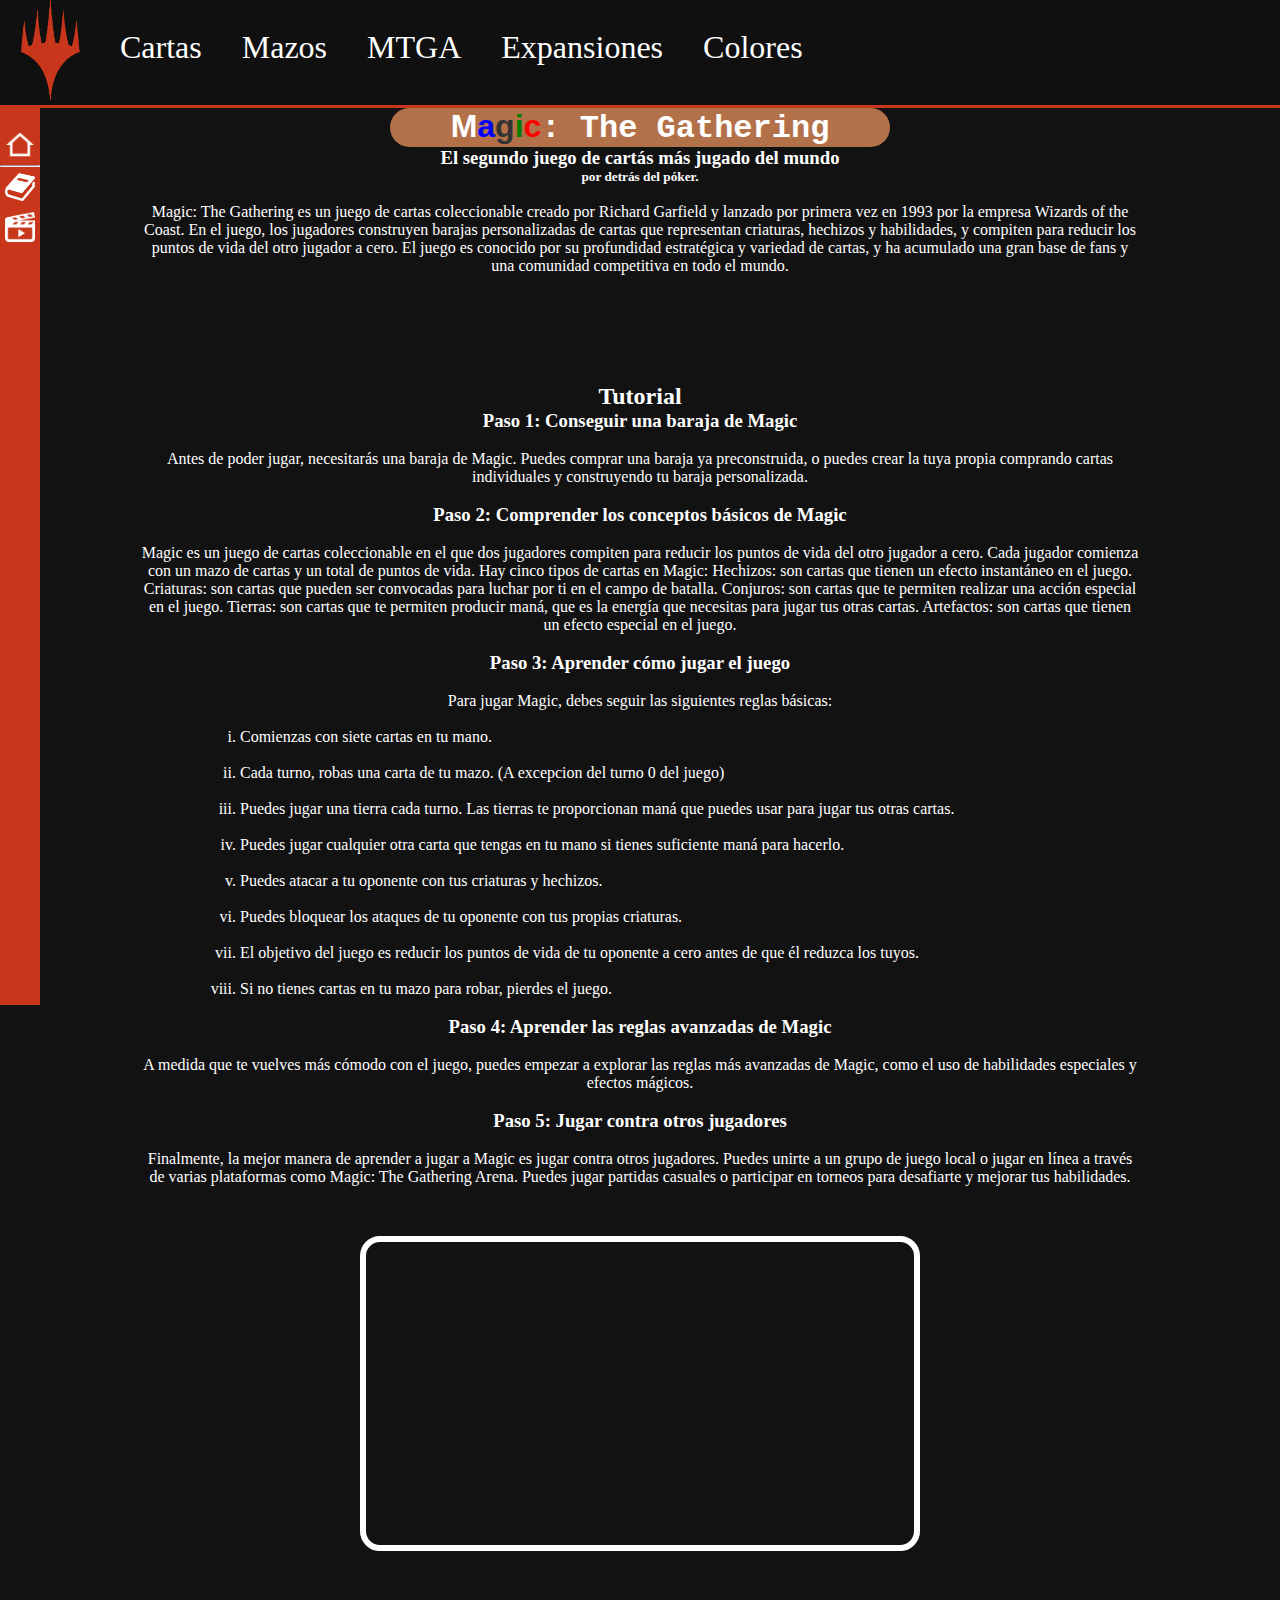
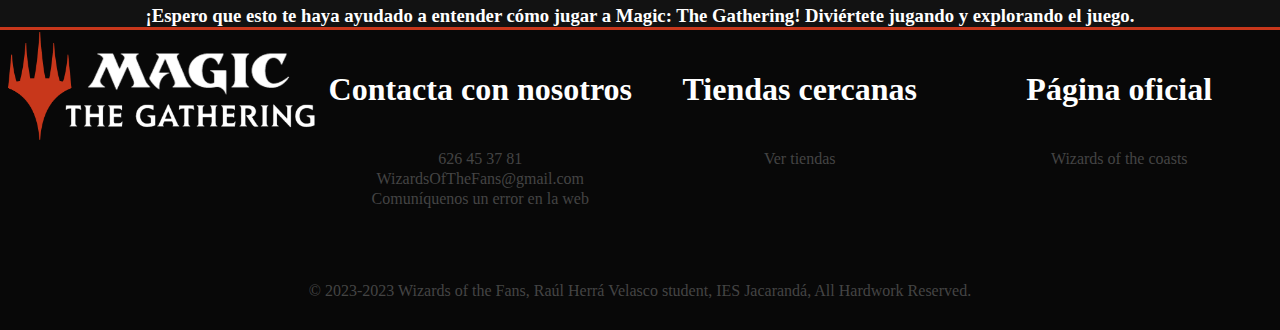
<file: index.html>
<!DOCTYPE html>
<html>
<head>
    <title>Wizards Of The Fans</title>
    <link rel="icon" type="image/png" href="https://media.discordapp.net/attachments/1062101405986455612/1085155095303430184/Sin_titulo.png?width=441&height=441" sizes="any">
    <link href="./css/Wizards.css" rel="stylesheet" type="text/css">
</head>
<body>
    <div id="capa1">
        <header class="borde">
            <div>
                <div class="cabecera">
                    <a href="index.html"><img src="./src/img/Logo.png" height="100px"/></a>
                </div>
                <div class="cabecera">
                    <nav>
                        <ul class="cabecera">
                            <li class="cabecera"><a href="./html/Cartas.html" class="cabecera">Cartas</a></li>
                            <li class="cabecera"><a href="./html/Mazos.html" class="cabecera">Mazos</a></li>
                            <li class="cabecera"><a href="./html/MTGA.html" class="cabecera">MTGA</a></li>
                            <li class="cabecera"><a href="./html/Expansiones.html" class="cabecera">Expansiones</a></li>
                            <li class="cabecera"><a href="./html/Colores.html" class="cabecera">Colores</a></li>
                        </ul>
                    </nav>
                </div>
            </div>
        </header>
    </div>
    


    <div class="navegacion">
        <ul>
            <li><a href="#">
                <span class="icono">
                    <img src="./src/img/iconos/Home.png"/>
                </span>
                <span class="titulo">Inicio</span>
            </a></li>
            <hr>
            <li><a href="#Tutorial">
                <span class="icono">
                    <img src="./src/img/iconos/tutorial.png"/>
                </span>
                <span class="titulo">Tutorial</span>
            </a></li>
            <li><a href="#video">
                <span class="icono">
                    <img src="./src/img/iconos/video.png"/>
                </span>
                <span class="titulo">Video tutorial</span>
            </a></li>
        </ul>
    </div>

    <div class="inicio" align="center">
        <br><br><br><br><br><br>
        <h1 class="tituloIndex"><font color="white">M</font><font color="blue">a</font><font color="#333">g</font><font color="green">i</font><font color="red">c</font>: The Gathering</h1> <h3>El segundo juego de cartás más jugado del mundo</h3> <h5>por detrás del póker.</h5> <br>
        <p> Magic: The Gathering es un juego de cartas coleccionable creado por Richard Garfield y lanzado por primera vez en 1993 por la empresa Wizards of the Coast. En el juego, los jugadores construyen barajas personalizadas de cartas que representan criaturas, hechizos y habilidades, y compiten para reducir los puntos de vida del otro jugador a cero. El juego es conocido por su profundidad estratégica y variedad de cartas, y ha acumulado una gran base de fans y una comunidad competitiva en todo el mundo.</p>   
    <br id="Tutorial"><br><br><br><br><br>
        <div>
            <h2 align="center">Tutorial</h2>
            <p>
                <h3>Paso 1: Conseguir una baraja de Magic</h3> <br>

                Antes de poder jugar, necesitarás una baraja de Magic. Puedes comprar una baraja ya preconstruida, o puedes crear la tuya propia comprando cartas individuales y construyendo tu baraja personalizada. <br>
                <br>
                <h3>Paso 2: Comprender los conceptos básicos de Magic</h3> <br>
                Magic es un juego de cartas coleccionable en el que dos jugadores compiten para reducir los puntos de vida del otro jugador a cero. Cada jugador comienza con un mazo de cartas y un total de puntos de vida. Hay cinco tipos de cartas en Magic: Hechizos: son cartas que tienen un efecto instantáneo en el juego. Criaturas: son cartas que pueden ser convocadas para luchar por ti en el campo de batalla. Conjuros: son cartas que te permiten realizar una acción especial en el juego. Tierras: son cartas que te permiten producir maná, que es la energía que necesitas para jugar tus otras cartas. Artefactos: son cartas que tienen un efecto especial en el juego. <br>
                <br>
                <h3> Paso 3: Aprender cómo jugar el juego</h3> <br>

                Para jugar Magic, debes seguir las siguientes reglas básicas: <br>
            </p>
            <ol align="left" style="margin-left: 100px;"><br>
                <li>Comienzas con siete cartas en tu mano.</li>
                <br><li>Cada turno, robas una carta de tu mazo. (A excepcion del turno 0 del juego)</li>
                <br><li>Puedes jugar una tierra cada turno. Las tierras te proporcionan maná que puedes usar para jugar tus otras cartas.</li>
                <br><li>Puedes jugar cualquier otra carta que tengas en tu mano si tienes suficiente maná para hacerlo.</li>
                <br><li>Puedes atacar a tu oponente con tus criaturas y hechizos.</li>
                <br><li>Puedes bloquear los ataques de tu oponente con tus propias criaturas.</li>
                <br><li>El objetivo del juego es reducir los puntos de vida de tu oponente a cero antes de que él reduzca los tuyos.</li>
                <br><li>Si no tienes cartas en tu mazo para robar, pierdes el juego.</li>
            </ol>
            <p>
                <br>
                <h3>Paso 4: Aprender las reglas avanzadas de Magic</h3>
                <br>

                A medida que te vuelves más cómodo con el juego, puedes empezar a explorar las reglas más avanzadas de Magic, como el uso de habilidades especiales y efectos mágicos.
                <br><br>
                <h3 id="video">Paso 5: Jugar contra otros jugadores</h3>
                <br>

                Finalmente, la mejor manera de aprender a jugar a Magic es jugar contra otros jugadores. Puedes unirte a un grupo de juego local o jugar en línea a través de varias plataformas como Magic: The Gathering Arena. Puedes jugar partidas casuales o participar en torneos para desafiarte y mejorar tus habilidades.
                <iframe style="margin: 50px; border: 6px solid white; border-radius: 20px; padding: -12px;" width="560" height="315" src="https://www.youtube.com/embed/NHpOagQrLp0" title="Tutorial MTG" frameborder="0" allowfullscreen></iframe>
                <h3>¡Espero que esto te haya ayudado a entender cómo jugar a Magic: The Gathering! Diviértete jugando y explorando el juego.</h3>
            </p>
        </div>
    
    </div>
    
    <div class="footer">
        <footer>
            <table>
                <tbody>
                    <tr>
                        <th><img src="./src/img/Logo gordo.png" width="100%"></th>
                        <th>Contacta con nosotros</th>
                        <th>Tiendas cercanas</th>
                        <th>Página oficial</th>
                    </tr>
                    <tr>
                        <td></td>
                        <td>626 45 37 81</td>
                        <td rowspan="3"><a href="https://www.google.es/maps/search/tienda+mtg">Ver tiendas</a></td>
                        <td rowspan="3"><a href="https://company.wizards.com/es">Wizards of the coasts</a></td>
                    </tr>
                    <tr>
                        <td></td>
                        <td>WizardsOfTheFans@gmail.com</td>
                    </tr>
                    <tr>
                        <td></td>
                        <td><a href="./html/Formulario.html">Comuníquenos un error en la web</a></td>
                    </tr>
                </tbody>
            </table>
        </footer>
        <br>
        <br>
        <br>
        <br>
        <p align="center">
            <font color="#444">© 2023-2023 Wizards of the Fans, Raúl Herrá Velasco student, IES Jacarandá, All Hardwork Reserved.</font>
        </p>
    </div>
</body>
</html>
</file>
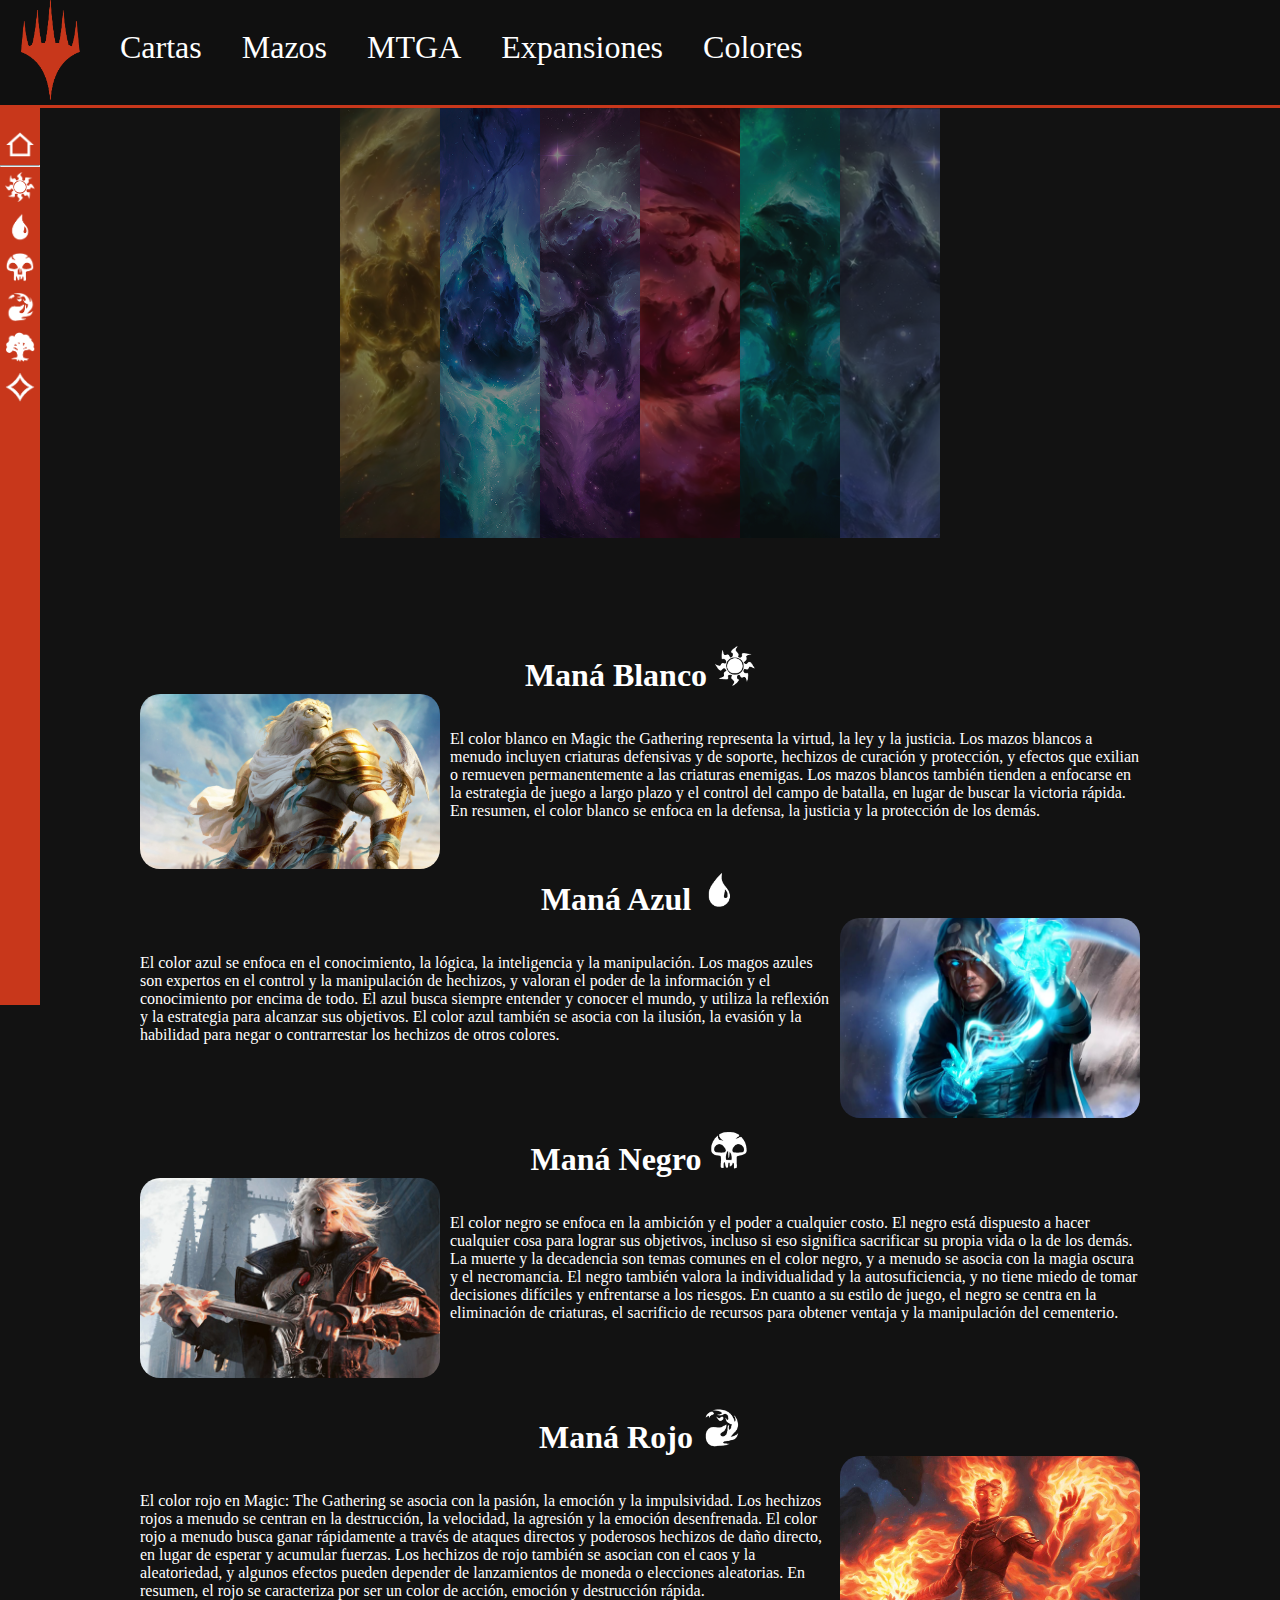
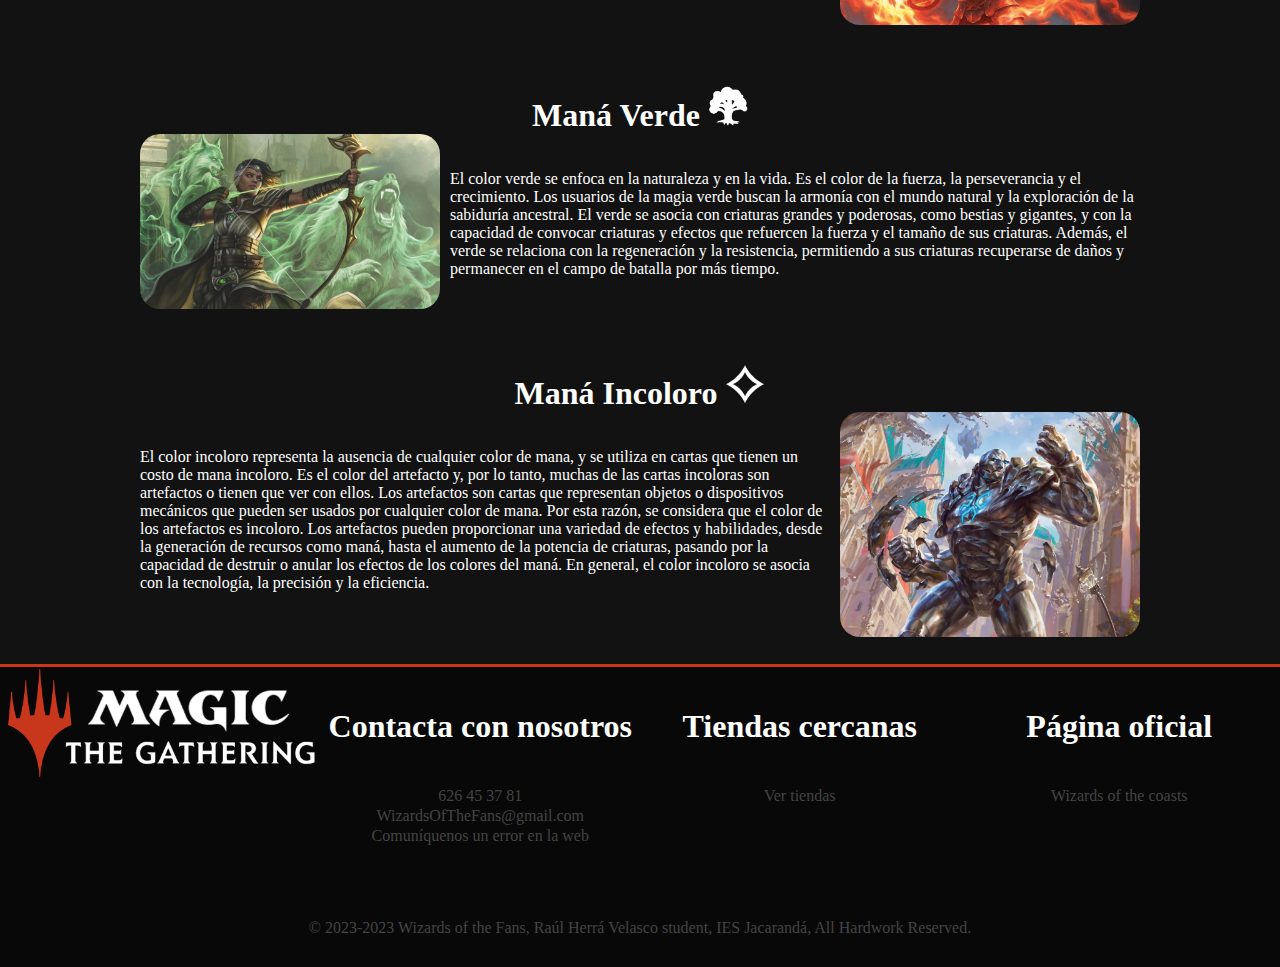
<file: html/Colores.html>
<!DOCTYPE html>
<html>
<head>
    <title>Colores</title>
    <link rel="icon" type="image/png" href="https://media.discordapp.net/attachments/1062101405986455612/1085155095303430184/Sin_titulo.png?width=441&height=441" sizes="any">
    <link href="../css/Wizards.css" rel="stylesheet" type="text/css">
</head>
<body>
    <div id="capa1">
        <header class="borde">
            <div>
                <div class="cabecera">
                    <a href="../index.html"><img src="../src/img/Logo.png" height="100px"/></a>
                </div>
                <div class="cabecera">
                    <nav>
                        <ul class="cabecera">
                            <li class="cabecera"><a href="./Cartas.html" class="cabecera">Cartas</a></li>
                            <li class="cabecera"><a href="./Mazos.html" class="cabecera">Mazos</a></li>
                            <li class="cabecera"><a href="./MTGA.html" class="cabecera">MTGA</a></li>
                            <li class="cabecera"><a href="./Expansiones.html" class="cabecera">Expansiones</a></li>
                            <li class="cabecera"><a href="./Colores.html" class="cabecera">Colores</a></li>
                        </ul>
                    </nav>
                </div>
            </div>
        </header>
    </div>
    <div class="navegacion">
        <ul>
            <li><a href="../index.html">
                <span class="icono">
                    <img src="../src/img/iconos/Home.png"/>
                </span>
                <span class="titulo">Inicio</span>
            </a></li>
            <hr>
            <li><a href="#Blanco">
                <span class="icono">
                    <img src="../src/img/iconos/ManaBlanco.png"/>
                </span>
                <span class="titulo">Blanco</span>
            </a></li>
            <li><a href="#Azul">
                <span class="icono">
                    <img src="../src/img/iconos/ManaAzul.png"/>
                </span>
                <span class="titulo">Azul</span>
            </a></li>
            <li><a href="#Negro">
                <span class="icono">
                    <img src="../src/img/iconos/ManaNegro.png"/>
                </span>
                <span class="titulo">Negro</span>
            </a></li>
            <li><a href="#Rojo">
                <span class="icono">
                    <img src="../src/img/iconos/ManaRojo.png"/>
                </span>
                <span class="titulo">Rojo</span>
            </a></li>
            <li><a href="#Verde">
                <span class="icono">
                    <img src="../src/img/iconos/ManaVerde.png"/>
                </span>
                <span class="titulo">Verde</span>
            </a></li>
            <li><a href="#Incoloro">
                <span class="icono">
                    <img src="../src/img/iconos/ManaIncoloro.png"/>
                </span>
                <span class="titulo">Incoloro</span>
            </a></li>
        </ul>
    </div>
    <br><br><br><br><br><br>
    <div class="inicio" align="center">
        <section>
            <img class="imagenes" src="../src/img/Maná/ManaBlanco.png">
            <img class="imagenes" src="../src/img/Maná/ManaAzul.png">
            <img class="imagenes" src="../src/img/Maná/ManaNegro.png">
            <img class="imagenes" src="../src/img/Maná/ManaRojo.png">
            <img class="imagenes" src="../src/img/Maná/ManaVerde.png">
            <img class="imagenes" src="../src/img/Maná/ManaIncoloro.png">
        </section>
        
        <!--Las id están puestas mal a propósito para que el ancla aparezca bien al cliclar-->

        <br id="Blanco"><br><br><br><br><br>
        <h1 id="Azul">Maná Blanco <img src="../src/img/iconos/ManaBlanco.png" style="width: 40px"></h1>
        <img src="../src/img/ajani.jpg" width="300px" style="float:left; margin-right: 10px; border-radius: 20px;"><br><br>
        <p align="left">El color blanco en Magic the Gathering representa la virtud, la ley y la justicia. Los mazos blancos a menudo incluyen criaturas defensivas y de soporte, hechizos de curación y protección, y efectos que exilian o remueven permanentemente a las criaturas enemigas. Los mazos blancos también tienden a enfocarse en la estrategia de juego a largo plazo y el control del campo de batalla, en lugar de buscar la victoria rápida. En resumen, el color blanco se enfoca en la defensa, la justicia y la protección de los demás.</p>

        <h1 id="Negro" style="margin-top: 50px;">Maná Azul <img src="../src/img/iconos/ManaAzul.png" style="width: 40px"></h1>
        <img src="../src/img/jace.jpg" width="300px" style="float:right; margin-left: 10px; border-radius: 20px;"><br><br>
        <p align="left">El color azul se enfoca en el conocimiento, la lógica, la inteligencia y la manipulación. Los magos azules son expertos en el control y la manipulación de hechizos, y valoran el poder de la información y el conocimiento por encima de todo. El azul busca siempre entender y conocer el mundo, y utiliza la reflexión y la estrategia para alcanzar sus objetivos. El color azul también se asocia con la ilusión, la evasión y la habilidad para negar o contrarrestar los hechizos de otros colores.</p><br><br>

        <h1 id="Rojo" style="margin-top: 50px;">Maná Negro <img src="../src/img/iconos/ManaNegro.png" style="width: 40px"></h1>
        <img src="../src/img/sorin.jpg" width="300px" style="float:left; margin-right: 10px; border-radius: 20px;"><br><br>
        <p align="left">El color negro se enfoca en la ambición y el poder a cualquier costo. El negro está dispuesto a hacer cualquier cosa para lograr sus objetivos, incluso si eso significa sacrificar su propia vida o la de los demás. La muerte y la decadencia son temas comunes en el color negro, y a menudo se asocia con la magia oscura y el necromancia. El negro también valora la individualidad y la autosuficiencia, y no tiene miedo de tomar decisiones difíciles y enfrentarse a los riesgos. En cuanto a su estilo de juego, el negro se centra en la eliminación de criaturas, el sacrificio de recursos para obtener ventaja y la manipulación del cementerio.</p><br><br>
        
        <h1 id="Verde" style="margin-top: 50px;">Maná Rojo <img src="../src/img/iconos/ManaRojo.png" style="width: 40px"></h1>
        <img src="../src/img/chandra.png" width="300px" style="float:right; margin-left: 10px; border-radius: 20px;"><br><br>
        <p align="left">El color rojo en Magic: The Gathering se asocia con la pasión, la emoción y la impulsividad. Los hechizos rojos a menudo se centran en la destrucción, la velocidad, la agresión y la emoción desenfrenada. El color rojo a menudo busca ganar rápidamente a través de ataques directos y poderosos hechizos de daño directo, en lugar de esperar y acumular fuerzas. Los hechizos de rojo también se asocian con el caos y la aleatoriedad, y algunos efectos pueden depender de lanzamientos de moneda o elecciones aleatorias. En resumen, el rojo se caracteriza por ser un color de acción, emoción y destrucción rápida.</p><br><br>

        <h1 id="Incoloro" style="margin-top: 50px;">Maná Verde <img src="../src/img/iconos/ManaVerde.png" style="width: 40px"></h1>
        <img src="../src/img/vivien.jpg" width="300px" style="float:left; margin-right: 10px; border-radius: 20px;"><br><br>
        <p align="left">El color verde se enfoca en la naturaleza y en la vida. Es el color de la fuerza, la perseverancia y el crecimiento. Los usuarios de la magia verde buscan la armonía con el mundo natural y la exploración de la sabiduría ancestral. El verde se asocia con criaturas grandes y poderosas, como bestias y gigantes, y con la capacidad de convocar criaturas y efectos que refuercen la fuerza y el tamaño de sus criaturas. Además, el verde se relaciona con la regeneración y la resistencia, permitiendo a sus criaturas recuperarse de daños y permanecer en el campo de batalla por más tiempo.</p><br><br>

        <h1 style="margin-top: 50px;">Maná Incoloro <img src="../src/img/iconos/ManaIncoloro.png" style="width: 40px"></h1>
        <img src="../src/img/karn.png" width="300px" style="float:right; margin-left: 10px; border-radius: 20px;"><br><br>
        <p align="left">El color incoloro representa la ausencia de cualquier color de mana, y se utiliza en cartas que tienen un costo de mana incoloro. Es el color del artefacto y, por lo tanto, muchas de las cartas incoloras son artefactos o tienen que ver con ellos. Los artefactos son cartas que representan objetos o dispositivos mecánicos que pueden ser usados por cualquier color de mana. Por esta razón, se considera que el color de los artefactos es incoloro. Los artefactos pueden proporcionar una variedad de efectos y habilidades, desde la generación de recursos como maná, hasta el aumento de la potencia de criaturas, pasando por la capacidad de destruir o anular los efectos de los colores del maná. En general, el color incoloro se asocia con la tecnología, la precisión y la eficiencia.</p><br><br><br><br>
    </div>

    <div class="footer">
        <footer>
            <table>
                <tbody>
                    <tr>
                        <th><img src="../src/img/Logo gordo.png" width="100%"></th>
                        <th>Contacta con nosotros</th>
                        <th>Tiendas cercanas</th>
                        <th>Página oficial</th>
                    </tr>
                    <tr>
                        <td></td>
                        <td>626 45 37 81</td>
                        <td rowspan="3"><a href="https://www.google.es/maps/search/tienda+mtg">Ver tiendas</a></td>
                        <td rowspan="3"><a href="https://company.wizards.com/es">Wizards of the coasts</a></td>
                    </tr>
                    <tr>
                        <td></td>
                        <td>WizardsOfTheFans@gmail.com</td>
                    </tr>
                    <tr>
                        <td></td>
                        <td><a href="./Formulario.html">Comuníquenos un error en la web</a></td>
                    </tr>
                </tbody>
            </table>
        </footer>
        <br>
        <br>
        <br>
        <br>
        <p align="center">
            <font color="#444">© 2023-2023 Wizards of the Fans, Raúl Herrá Velasco student, IES Jacarandá, All Hardwork Reserved.</font>
        </p>
    </div>
</body>
</file>
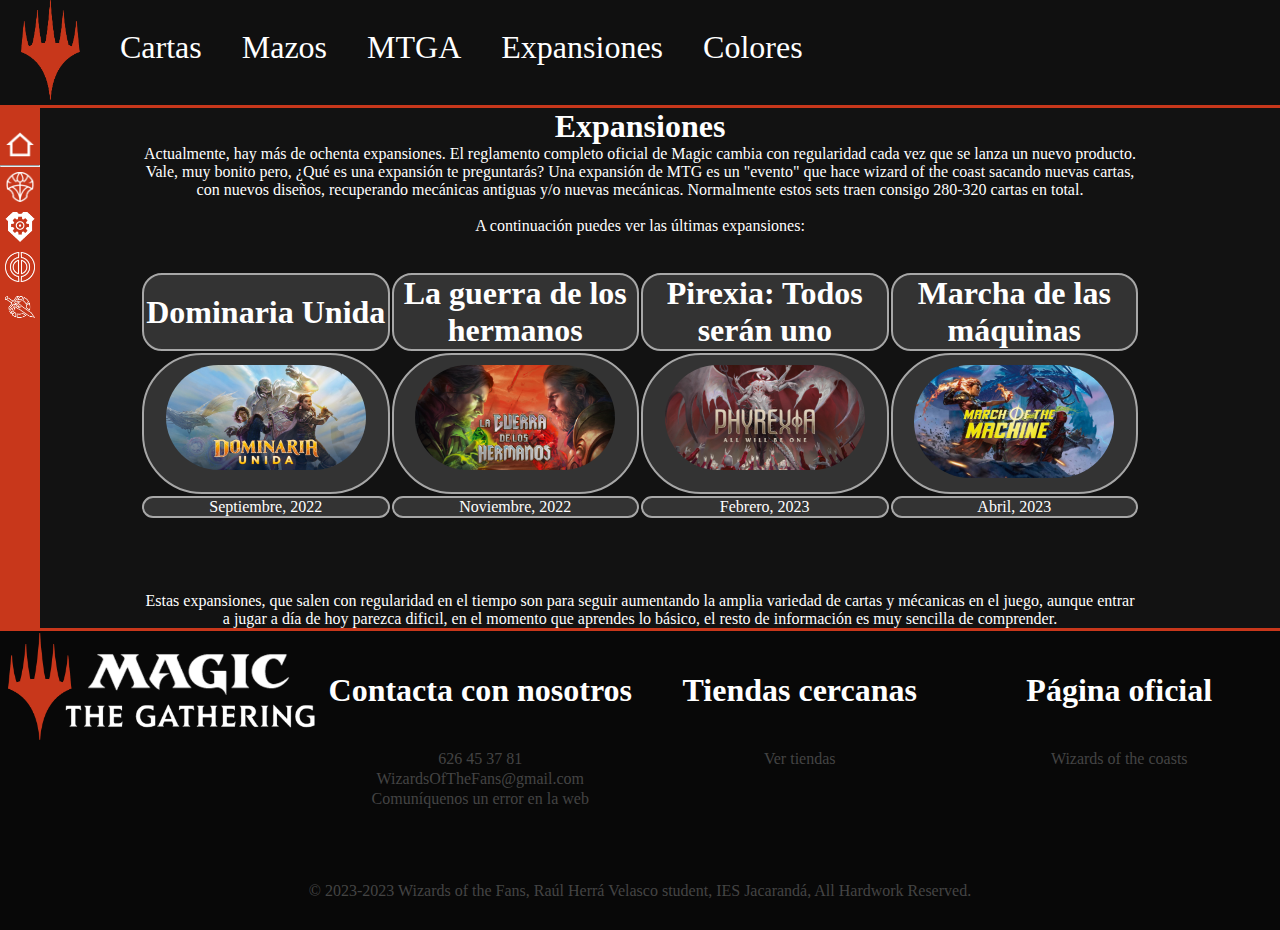
<file: html/Expansiones.html>
<!DOCTYPE html>
<html>
<head>
    <title>Expansiones</title>
    <link rel="icon" type="image/png" href="https://media.discordapp.net/attachments/1062101405986455612/1085155095303430184/Sin_titulo.png?width=441&height=441" sizes="any">
    <link href="../css/Wizards.css" rel="stylesheet" type="text/css">
</head>
<body>
    <div id="capa1">
        <header class="borde">
            <div>
                <div class="cabecera">
                    <a class="cabecera" href="../index.html"><img title="Inicio" src="../src/img/Logo.png" height="100px"/></a>
                </div>
                <div class="cabecera">
                    <nav>
                        <ul class="cabecera">
                            <li class="cabecera"><a href="./Cartas.html" class="cabecera">Cartas</a></li>
                            <li class="cabecera"><a href="./Mazos.html" class="cabecera">Mazos</a></li>
                            <li class="cabecera"><a href="./MTGA.html" class="cabecera">MTGA</a></li>
                            <li class="cabecera"><a href="./Expansiones.html" class="cabecera">Expansiones</a></li>
                            <li class="cabecera"><a href="./Colores.html" class="cabecera">Colores</a></li>
                        </ul>
                    </nav>
                </div>
            </div>
        </header>
    </div>

    <div class="navegacion">
        <ul>
            <li><a href="../index.html">
                <span class="icono">
                    <img src="../src/img/iconos/Home.png"/>
                </span>
                <span class="titulo">Inicio</span>
            </a></li>
            <hr>
            <li><a href="https://magic.wizards.com/es/products/dominaria-united" target="_blank">
                <span class="icono">
                    <img src="../src/img/iconos/Dominaria_Unida.png"/>
                </span>
                <span class="titulo">Dominaria United</span>
            </a></li>
            <li><a href="https://magic.wizards.com/es/products/the-brothers-war" target="_blank">
                <span class="icono">
                    <img src="../src/img/iconos/Brothers_war.png"/>
                </span>
                <span class="titulo">Brothers war</span>
            </a></li>
            <li><a href="https://magic.wizards.com/es/products/phyrexia-all-will-be-one" target="_blank">
                <span class="icono">
                    <img src="../src/img/iconos/Phyrexia.png"/>
                </span>
                <span class="titulo">Phyrexia: All will be one</span>
            </a></li>
            <li><a href="https://magic.wizards.com/es/products/march-of-the-machine" target="_blank">
                <span class="icono">
                    <img src="../src/img/iconos/March_of_the_machines.png"/>
                </span>
                <span class="titulo">March of the machines</span>
            </a></li>
        </ul>
    </div>

    <div class="inicio" align="center">
        <br><br><br><br><br><br>
        <h1>Expansiones</h1>
        <p>Actualmente, hay más de ochenta expansiones. El reglamento 
            completo oficial de Magic cambia con regularidad cada vez que se 
            lanza un nuevo producto. Vale, muy bonito pero, ¿Qué es una expansión te
             preguntarás? Una expansión de MTG es un "evento" que hace wizard 
             of the coast sacando nuevas cartas, con nuevos diseños, recuperando 
             mecánicas antiguas y/o nuevas mecánicas. Normalmente estos sets traen 
             consigo 280-320 cartas en total.
             <br><br>
            A continuación puedes ver las últimas expansiones:
        </p>
        <br><br>
        <table class="expansiones">
            <tr>
                <th>Dominaria Unida</th>
                <th>La guerra de los hermanos</th>
                <th>Pirexia: Todos serán uno</th>
                <th>Marcha de las máquinas</th>
            </tr>
            <tr>
                <td class="foto"><a href="https://magic.wizards.com/es/products/march-of-the-machine"><img src="../src/img/Dominaria_Unida.jpg" width="200px" style="border-radius: 60px; margin: 10px;"></a></td>
                <td class="foto"><a href="https://magic.wizards.com/es/products/phyrexia-all-will-be-one"><img src="../src/img/La guerra de los hermanos.jpg" width="200px" style="border-radius: 60px; margin: 10px;"></a></td>
                <td class="foto"><a href="https://magic.wizards.com/es/products/the-brothers-war"><img src="../src/img/Phyrexia.jpg" width="200px" style="border-radius: 60px; margin: 10px;"></a></td>
                <td class="foto"><a href="https://magic.wizards.com/es/products/dominaria-united"><img src="../src/img/March_of_the_machine.jpg" width="200px" style="border-radius: 60px; margin: 10px;"></a></td>
            </tr>
            <tr>
                <td>Septiembre, 2022</td>
                <td>Noviembre, 2022</td>
                <td>Febrero, 2023</td>
                <td>Abril, 2023</td>
            </tr>
        </table>
        <br><br><br><br>
        <p>Estas expansiones, que salen con regularidad en el tiempo son para seguir aumentando la amplia variedad de cartas y mécanicas en el juego, aunque entrar a jugar a día de hoy parezca dificil, en el momento que aprendes lo básico, el resto de información es muy sencilla de comprender.</p>

    </div>
    <div class="footer">
        <footer>
            <table>
                <tbody>
                    <tr>
                        <th><img src="../src/img/Logo gordo.png" width="100%"></th>
                        <th>Contacta con nosotros</th>
                        <th>Tiendas cercanas</th>
                        <th>Página oficial</th>
                    </tr>
                    <tr>
                        <td></td>
                        <td>626 45 37 81</td>
                        <td rowspan="3"><a href="https://www.google.es/maps/search/tienda+mtg">Ver tiendas</a></td>
                        <td rowspan="3"><a href="https://company.wizards.com/es">Wizards of the coasts</a></td>
                    </tr>
                    <tr>
                        <td></td>
                        <td>WizardsOfTheFans@gmail.com</td>
                    </tr>
                    <tr>
                        <td></td>
                        <td><a href="./Formulario.html">Comuníquenos un error en la web</a></td>
                    </tr>
                </tbody>
            </table>
        </footer>
        <br>
        <br>
        <br>
        <br>
        <p align="center">
            <font color="#444">© 2023-2023 Wizards of the Fans, Raúl Herrá Velasco student, IES Jacarandá, All Hardwork Reserved.</font>
        </p>
    </div>
</body>
</html>
</file>
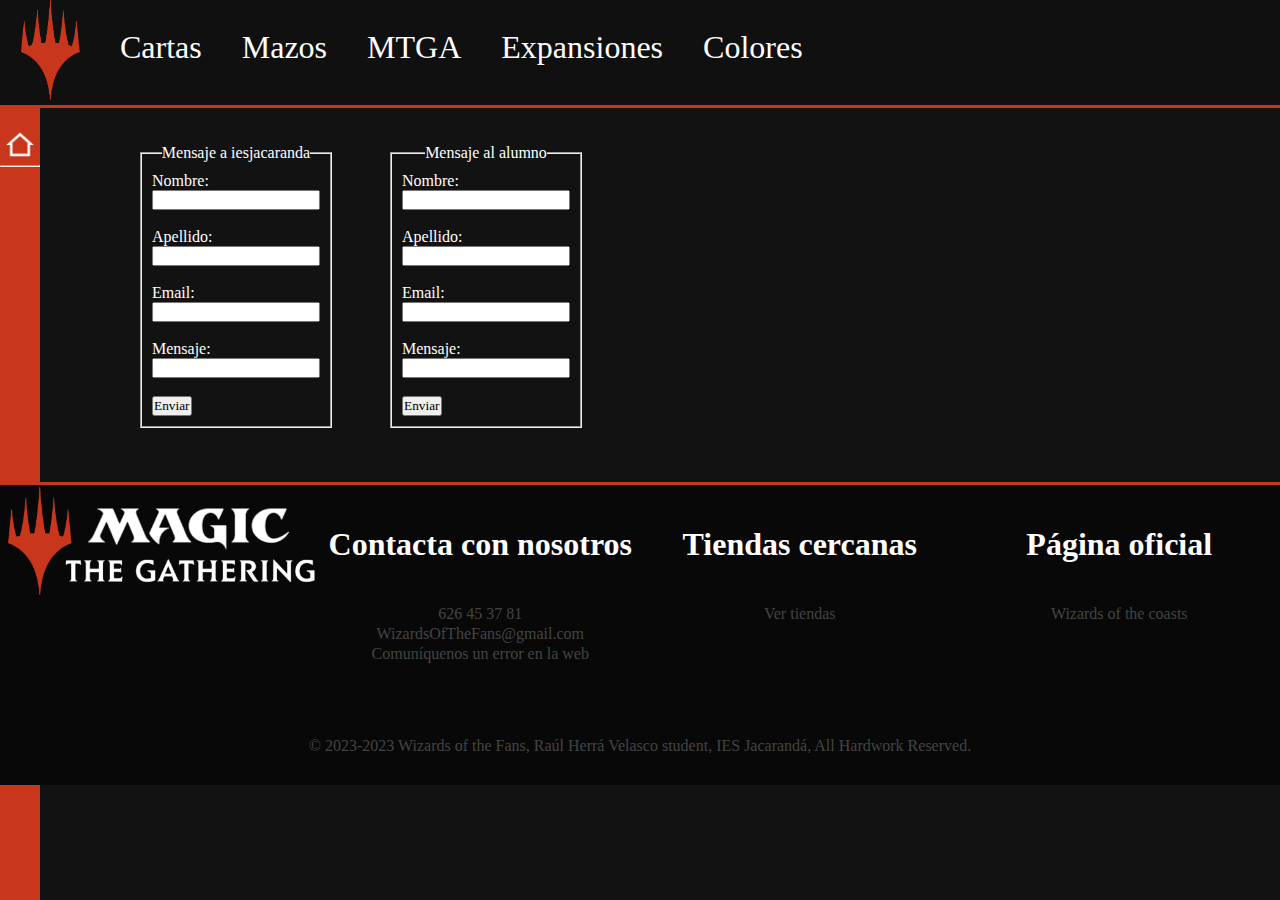
<file: html/Formulario.html>
<!DOCTYPE html>
<html>
<head>
    <title>Comuníquenos un error</title>
    <link rel="icon" type="image/png" href="https://media.discordapp.net/attachments/1062101405986455612/1085155095303430184/Sin_titulo.png?width=441&height=441" sizes="any">
    <link href="../css/Wizards.css" rel="stylesheet" type="text/css">
</head>
<body>
    <div id="capa1">
        <header class="borde">
            <div>
                <div class="cabecera">
                    <a class="cabecera" href="../index.html"><img title="Inicio" src="../src/img/Logo.png" height="100px"/></a>
                </div>
                <div class="cabecera">
                    <nav>
                        <ul class="cabecera">
                            <li class="cabecera"><a href="./Cartas.html" class="cabecera">Cartas</a></li>
                            <li class="cabecera"><a href="./Mazos.html" class="cabecera">Mazos</a></li>
                            <li class="cabecera"><a href="./MTGA.html" class="cabecera">MTGA</a></li>
                            <li class="cabecera"><a href="./Expansiones.html" class="cabecera">Expansiones</a></li>
                            <li class="cabecera"><a href="./Colores.html" class="cabecera">Colores</a></li>
                        </ul>
                    </nav>
                </div>
            </div>
        </header>
    </div>

    <div class="navegacion">
        <ul>
            <li><a href="../index.html">
                <span class="icono">
                    <img src="../src/img/iconos/Home.png"/>
                </span>
                <span class="titulo">Inicio</span>
            </a></li>
            <hr>
        </ul>
    </div>

    <div class="inicio" align="center">
        <br><br><br><br><br><br><br><br>
            <div align="left" style="width: 100px; float: left">
            <fieldset width="100px"><legend align="center">Mensaje a iesjacaranda</legend>

            <form action="http://www.iesjacaranda-brenes.org/lmsgi/resultado.php" method="post">
            
            <label for="nombre">Nombre:</label> 
            <input type="text" id="nombre" name="nombre" required> <br><br>
          
            <label for="apellido">Apellido:</label>
            <input type="text" id="apellido" name="apellido" required> <br><br>
          
            <label for="email">Email:</label>
            <input type="email" id="email" name="email" required> <br><br>

            <label for="email">Mensaje:</label>
            <input type="text" id="email" name="email" required> <br><br>
          
            <input type="submit" value="Enviar">
        </form>
    </fieldset> 
    </div>
    <div align="center">
            <div align="left" style="width: 100px; float: left; margin-left: 150px;">
            <fieldset width="100px"><legend align="center">Mensaje al alumno</legend>

            <form action="mailto:raulhv105@gmail.com" method="post" enctype="text/plain">
            
            <label for="nombre">Nombre:</label> 
            <input type="text" id="nombre" name="nombre" required> <br><br>
          
            <label for="apellido">Apellido:</label>
            <input type="text" id="apellido" name="apellido" required> <br><br>
          
            <label for="email">Email:</label>
            <input type="email" id="email" name="email" required> <br><br>

            <label for="email">Mensaje:</label>
            <input type="text" id="email" name="email" required> <br><br>
          
            <input type="submit" value="Enviar">
            
            </form>
        </fieldset> 
        </div>
    </div>
    </div>
    <br><br><br>
    <div class="footer">
        <footer>
            <table>
                <tbody>
                    <tr>
                        <th><img src="../src/img/Logo gordo.png" width="100%"></th>
                        <th>Contacta con nosotros</th>
                        <th>Tiendas cercanas</th>
                        <th>Página oficial</th>
                    </tr>
                    <tr>
                        <td></td>
                        <td>626 45 37 81</td>
                        <td rowspan="3"><a href="https://www.google.es/maps/search/tienda+mtg">Ver tiendas</a></td>
                        <td rowspan="3"><a href="https://company.wizards.com/es">Wizards of the coasts</a></td>
                    </tr>
                    <tr>
                        <td></td>
                        <td>WizardsOfTheFans@gmail.com</td>
                    </tr>
                    <tr>
                        <td></td>
                        <td><a href="./Formulario.html">Comuníquenos un error en la web</a></td>
                    </tr>
                </tbody>
            </table>
        </footer>
        <br>
        <br>
        <br>
        <br>
        <p align="center">
            <font color="#444">© 2023-2023 Wizards of the Fans, Raúl Herrá Velasco student, IES Jacarandá, All Hardwork Reserved.</font>
        </p>
    </div>
</body>
</html>
</file>
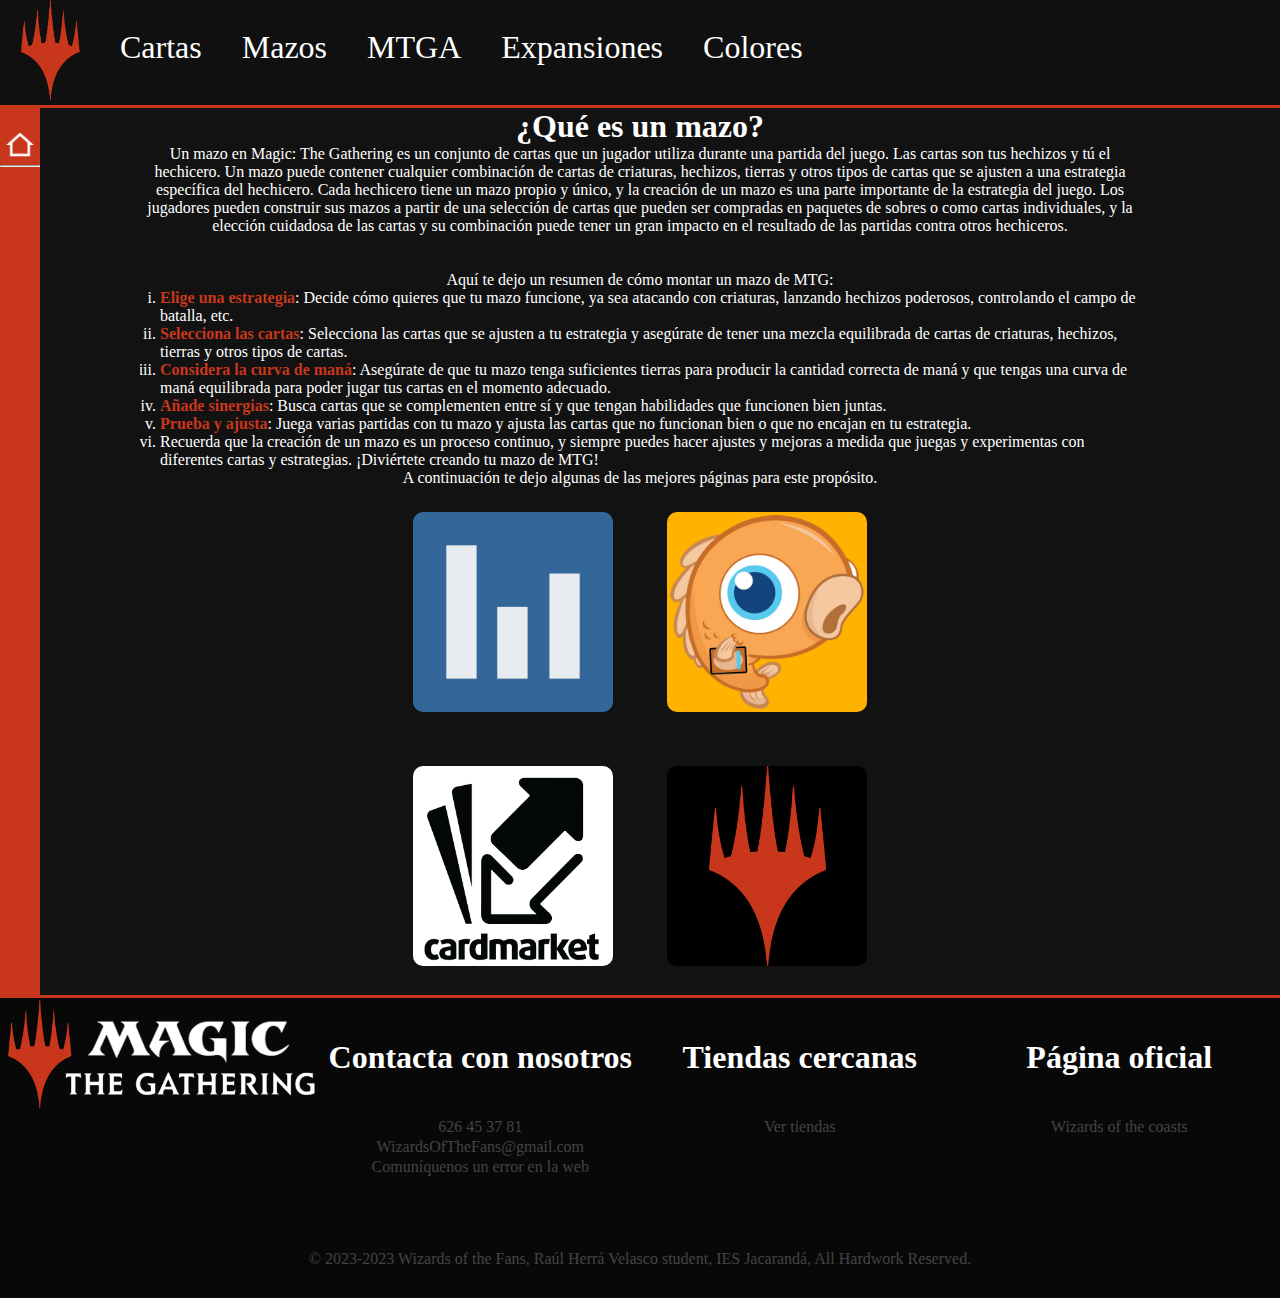
<file: html/Mazos.html>
<!DOCTYPE html>
<html>
<head>
    <title>Mazos</title>
    <link rel="icon" type="image/png" href="https://media.discordapp.net/attachments/1062101405986455612/1085155095303430184/Sin_titulo.png?width=441&height=441" sizes="any">
    <link href="../css/Wizards.css" rel="stylesheet" type="text/css">
</head>
<body>
    <div id="capa1">
        <header class="borde">
            <div>
                <div class="cabecera">
                    <a class="cabecera" href="../index.html"><img title="Inicio" src="../src/img/Logo.png" height="100px"/></a>
                </div>
                <div class="cabecera">
                    <nav>
                        <ul class="cabecera">
                            <li class="cabecera"><a href="./Cartas.html" class="cabecera">Cartas</a></li>
                            <li class="cabecera"><a href="./Mazos.html" class="cabecera">Mazos</a></li>
                            <li class="cabecera"><a href="./MTGA.html" class="cabecera">MTGA</a></li>
                            <li class="cabecera"><a href="./Expansiones.html" class="cabecera">Expansiones</a></li>
                            <li class="cabecera"><a href="./Colores.html" class="cabecera">Colores</a></li>
                        </ul>
                    </nav>
                </div>
            </div>
        </header>
    </div>

    <div class="navegacion">
        <ul>
            <li><a href="../index.html">
                <span class="icono">
                    <img src="../src/img/iconos/Home.png"/>
                </span>
                <span class="titulo">Inicio</span>
            </a></li>
            <hr>
        </ul>
    </div>

    <div class="inicio" align="center">
        <br><br><br><br><br><br>
        <h1>¿Qué es un mazo?</h1>
        <p>Un mazo en Magic: The Gathering es un conjunto de cartas que un jugador utiliza durante una partida del juego. Las cartas son tus hechizos y tú el hechicero. Un mazo puede contener cualquier combinación de cartas de criaturas, hechizos, tierras y otros tipos de cartas que se ajusten a una estrategia específica del hechicero. Cada hechicero tiene un mazo propio y único, y la creación de un mazo es una parte importante de la estrategia del juego. Los jugadores pueden construir sus mazos a partir de una selección de cartas que pueden ser compradas en paquetes de sobres o como cartas individuales, y la elección cuidadosa de las cartas y su combinación puede tener un gran impacto en el resultado de las partidas contra otros hechiceros.</p> <br><br>
        <p>Aquí te dejo un resumen de cómo montar un mazo de MTG: <br> 
            <ol align="left" style="margin-left: 20px;">
                <li><b>Elige una estrategia</b>: Decide cómo quieres que tu mazo funcione, ya sea atacando con criaturas, lanzando hechizos poderosos, controlando el campo de batalla, etc.</li>
                <li><b>Selecciona las cartas</b>: Selecciona las cartas que se ajusten a tu estrategia y asegúrate de tener una mezcla equilibrada de cartas de criaturas, hechizos, tierras y otros tipos de cartas.</li>            
                <li><b>Considera la curva de maná</b>: Asegúrate de que tu mazo tenga suficientes tierras para producir la cantidad correcta de maná y que tengas una curva de maná equilibrada para poder jugar tus cartas en el momento adecuado.</li>
                <li><b>Añade sinergias</b>: Busca cartas que se complementen entre sí y que tengan habilidades que funcionen bien juntas.</li>
                <li><b>Prueba y ajusta</b>: Juega varias partidas con tu mazo y ajusta las cartas que no funcionan bien o que no encajan en tu estrategia.</li>         
                <li>Recuerda que la creación de un mazo es un proceso continuo, y siempre puedes hacer ajustes y mejoras a medida que juegas y experimentas con diferentes cartas y estrategias. ¡Diviértete creando tu mazo de MTG!</li>
            </ol>
        A continuación te dejo algunas de las mejores páginas para este propósito. <br>
            
        <a href="https://deckstats.net/?lng=es"><img src="../src/img/Deckstats.png" title="Deckstats-Mejor creador de mazos" alt="Deckstats" class="crecer"></a>
        <a href="https://www.mtggoldfish.com"><img src="../src/img/MTGGoldfish.png" title="MTGGoldfish-Creador y visualizador" alt="MTGGoldfish" class="crecer"></a> <br>
        <a href="https://www.cardmarket.com/es/Magic"><img src="../src/img/mkm.png" title="MKM-Compra y venta de cartas" alt="MKM" class="crecer"></a>
        <a href="https://gatherer.wizards.com/Pages/Default.aspx"><img src="../src/img/Gatherer.png" title="Gatherer-Legalidad de cartas" alt="Gatherer" class="crecer"></a>
        </p>
    </div>
    <div class="footer">
        <footer>
            <table>
                <tbody>
                    <tr>
                        <th><img src="../src/img/Logo gordo.png" width="100%"></th>
                        <th>Contacta con nosotros</th>
                        <th>Tiendas cercanas</th>
                        <th>Página oficial</th>
                    </tr>
                    <tr>
                        <td></td>
                        <td>626 45 37 81</td>
                        <td rowspan="3"><a href="https://www.google.es/maps/search/tienda+mtg">Ver tiendas</a></td>
                        <td rowspan="3"><a href="https://company.wizards.com/es">Wizards of the coasts</a></td>
                    </tr>
                    <tr>
                        <td></td>
                        <td>WizardsOfTheFans@gmail.com</td>
                    </tr>
                    <tr>
                        <td></td>
                        <td><a href="./Formulario.html">Comuníquenos un error en la web</a></td>
                    </tr>
                </tbody>
            </table>
        </footer>
        <br>
        <br>
        <br>
        <br>
        <p align="center">
            <font color="#444">© 2023-2023 Wizards of the Fans, Raúl Herrá Velasco student, IES Jacarandá, All Hardwork Reserved.</font>
        </p>
    </div>
</body>
</html>
</file>
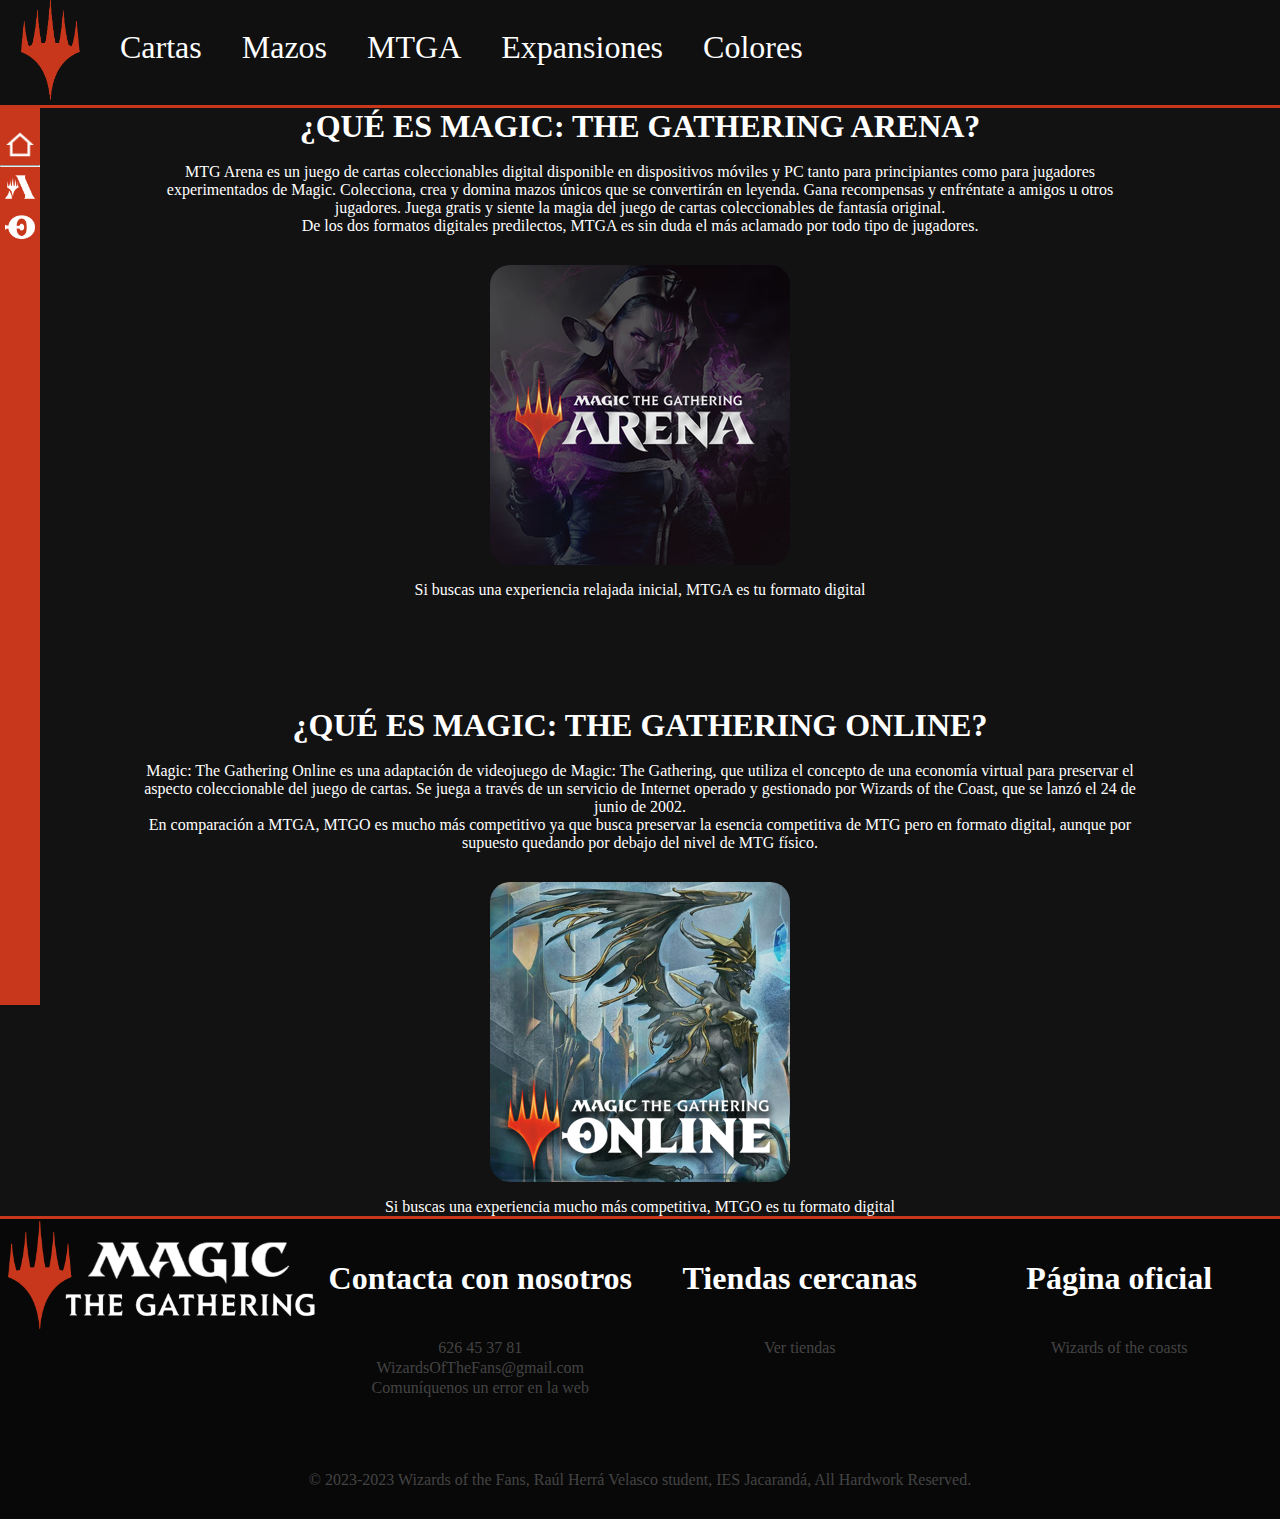
<file: html/MTGA.html>
<!DOCTYPE html>
<html>
<head>
    <title>Formatos digitales</title>
    <link rel="icon" type="image/png" href="https://media.discordapp.net/attachments/1062101405986455612/1085155095303430184/Sin_titulo.png?width=441&height=441" sizes="any">
    <link href="../css/Wizards.css" rel="stylesheet" type="text/css">
</head>
<body>
    <div id="capa1">
        <header class="borde">
            <div>
                <div class="cabecera">
                    <a class="cabecera" href="../index.html"><img title="Inicio" src="../src/img/Logo.png" height="100px"/></a>
                </div>
                <div class="cabecera">
                    <nav>
                        <ul class="cabecera">
                            <li class="cabecera"><a href="./Cartas.html" class="cabecera">Cartas</a></li>
                            <li class="cabecera"><a href="./Mazos.html" class="cabecera">Mazos</a></li>
                            <li class="cabecera"><a href="./MTGA.html" class="cabecera">MTGA</a></li>
                            <li class="cabecera"><a href="./Expansiones.html" class="cabecera">Expansiones</a></li>
                            <li class="cabecera"><a href="./Colores.html" class="cabecera">Colores</a></li>
                        </ul>
                    </nav>
                </div>
            </div>
        </header>
    </div>

    <div class="navegacion">
        <ul>
            <li><a href="../index.html">
                <span class="icono">
                    <img src="../src/img/iconos/Home.png"/>
                </span>
                <span class="titulo">Inicio</span>
            </a></li>
            <hr>
            <li><a href="#MTGA">
                <span class="icono">
                    <img src="../src/img/iconos/MTGA.png"/>
                </span>
                <span class="titulo">Arena</span>
            </a></li>
            <li><a href="#MTGO">
                <span class="icono">
                    <img src="../src/img/iconos/MTGO.png"/>
                </span>
                <span class="titulo">Online</span>
            </a></li>
        </ul>
    </div>

    <div class="inicio" align="center">
        <br id="MTGA"><br><br><br><br><br>
        <h1>¿QUÉ ES MAGIC: THE GATHERING ARENA?</h1><br>
        <p>MTG Arena es un juego de cartas coleccionables digital disponible en dispositivos móviles y PC tanto para principiantes como para jugadores experimentados de Magic. Colecciona, crea y domina mazos únicos que se convertirán en leyenda. Gana recompensas y enfréntate a amigos u otros jugadores. Juega gratis y siente la magia del juego de cartas coleccionables de fantasía original. <br>
        De los dos formatos digitales predilectos, MTGA es sin duda el más aclamado por todo tipo de jugadores. <br></p>

        <div class="carta-box">
            <div class="carta">    
              <div class="cara">
                <img src="../src/img/MTGA.png" width="300px" height="300px" style="border-radius: 20px;">
              </div>
              <div class="cara detras">
                <a href="https://magic.wizards.com/es/mtgarena/getting-started"><img src="../src/img/MTGA_reversa.png" width="300px" height="300px" style="border-radius: 20px;"></a>
              </div>    
            </div>
        </div>
        <p class="bajoCarta" id="MTGO">Si buscas una experiencia relajada inicial, MTGA es tu formato digital</p>

        <br id="MTGA"><br><br><br><br><br>
        <h1>¿QUÉ ES MAGIC: THE GATHERING ONLINE?</h1><br>
        <p>Magic: The Gathering Online es una adaptación de videojuego de Magic: The Gathering, que utiliza el concepto de una economía virtual para preservar el aspecto coleccionable del juego de cartas. Se juega a través de un servicio de Internet operado y gestionado por Wizards of the Coast, que se lanzó el 24 de junio de 2002.<br>En comparación a MTGA, MTGO es mucho más competitivo ya que busca preservar la esencia competitiva de MTG pero en formato digital, aunque por supuesto quedando por debajo del nivel de MTG físico.<br></p>
    
        <div class="carta-box">
            <div class="carta">    
            <div class="cara">
                <img src="../src/img/MTGO.png" width="300px" height="300px" style="border-radius: 20px;">
            </div>
            <div class="cara detras">
                <a href="https://www.mtgo.com/en/mtgo"><img src="../src/img/MTGO_reversa.png" width="300px" height="300px" style="border-radius: 20px;"></a>
            </div>    
            </div>
        </div>
        <p class="bajoCarta" id="MTGO">Si buscas una experiencia mucho más competitiva, MTGO es tu formato digital</p>
    </div>

    <div class="footer">
        <footer>
            <table>
                <tbody>
                    <tr>
                        <th><img src="../src/img/Logo gordo.png" width="100%"></th>
                        <th>Contacta con nosotros</th>
                        <th>Tiendas cercanas</th>
                        <th>Página oficial</th>
                    </tr>
                    <tr>
                        <td></td>
                        <td>626 45 37 81</td>
                        <td rowspan="3"><a href="https://www.google.es/maps/search/tienda+mtg">Ver tiendas</a></td>
                        <td rowspan="3"><a href="https://company.wizards.com/es">Wizards of the coasts</a></td>
                    </tr>
                    <tr>
                        <td></td>
                        <td>WizardsOfTheFans@gmail.com</td>
                    </tr>
                    <tr>
                        <td></td>
                        <td><a href="./Formulario.html">Comuníquenos un error en la web</a></td>
                    </tr>
                </tbody>
            </table>
        </footer>
        <br>
        <br>
        <br>
        <br>
        <p align="center">
            <font color="#444">© 2023-2023 Wizards of the Fans, Raúl Herrá Velasco student, IES Jacarandá, All Hardwork Reserved.</font>
        </p>
    </div>
</body>
</html>
</file>
<file: css/Wizards.css>
*{
    margin: 0;
    padding: 0;
    box-sizing: border-box;
    font-family: 'Times New Roman', Times, serif;
}
html, body{
    color: white;
    background-color: #121212;
    scroll-behavior: smooth;
}
h1.tituloIndex{
    background-color: #B3714A;
    border-radius: 20px;
    font-family: 'Courier New', Courier, monospace;
    max-width: 500px;
}
ol{
    list-style: lower-roman;
}
b{
    color: #C8371B;
}

h1.tituloIndex font{
    font-family: 'Trebuchet MS', 'Lucida Sans Unicode', 'Lucida Grande', 'Lucida Sans', Arial, sans-serif;
}
/*css para el header*/
#capa1{ position:absolute; z-index:1; }
header{
    position: fixed;
    width: 100%;
    overflow: hidden;
    background-color: #101010;
}
header.borde{
    border-bottom: 3px solid #C8371B;
    border-style: solid;
    border-left: 0;
    border-top: 0;
    border-right: 0;
}
div.cabecera{
    float: left;
}
li.cabecera{
    flex-wrap: nowrap;
    float: left;
    text-align: center;
}
header nav{
    float: right ;
    line-height: 105px;
}
header nav a{
    display: inline-block;
    text-decoration: none;
    padding: 10px 20px;
    line-height: normal;
    font-size: 20px;
    color: #fff;
    text-decoration: none;
    font-size: xx-large;
}
header nav a:hover{
    color: #fff;
    background-color: #c8381baa;
    border-radius: 10px;
    transition: background-color 1s;    
}
.inicio{
    width: 90%;
    max-width: 1000px;
    margin: auto;
    overflow: hidden;
}
div.inicio{
    margin-top: 0px;
}
ul.cabecera{
    list-style: none;
}

/*css para la barra lateral*/
.navegacion{
    position: fixed;
    width: 40px;
    height: 100%;
    background-color: #C8371B;
    transition: 0.5s ease;
    overflow: hidden;
    padding: 20px;
    margin-top: 105px;
}
.navegacion:hover{
    width: 10rem;
    transition: 0.5s ease;
}
.navegacion ul{
    position: absolute;
    left: 0;
    width: 100%;
}
.navegacion ul li{
    width: 100%;
    list-style: none;
}
.navegacion ul li:hover{
    background-color: #A81700;
    align-items: center;
    
}
.navegacion ul li a{
    display: flex;
    text-decoration: none;
    color: #fff;
}
.navegacion ul li a .icono{
    display: flex;
    align-items: center;
    justify-content: center;
    min-width: 40px;
}
.navegacion ul li a span img{
    width: 30px;
}
.titulo{
    display: flex;
    align-items: center;
    height: 40px;
    padding-left: 10px;
    font-size: 15px;
}

/*css para las imagenes en "Colores"*/
section{
    display: flex;
    width: 600px;
    height: 430px;
}
section img{
    width: 0px;
    flex-grow: 1;
    object-fit: cover;
    opacity: 0.5;
    transition: 0.5s ease;
}
section img:hover{
    cursor: crosshair;
    width: 300px;
    opacity: 1;
    filter: contrast(120%);
    transition: 0.5s ease;
}

/*css para el footer*/
div.footer{
    position: absolute;
    background-color: #080808;
    border-top: 3px solid #C8371B;
    padding-bottom: 30px;
    margin-bottom: -20px;
}
table{
    width: 100%;
}
table th{
    width: 25%;
    text-align: center;
    font-size: xx-large;
}
table td{
    width: 25%;
    color: #444;
    text-align: center;
    vertical-align: top;
}
table a{
    color: #444;
    text-decoration: none;
}

/*css para girar cartas*/
.carta-box {
    margin: 30px;
    width: 300px;
    height: 416px;
    position: relative;
    perspective: 1000px;
}

.carta-box:hover .carta {
    transform: rotateY(180deg);
}

.carta {
    transform-style: preserve-3d;
    transition: all 2s linear;
}

.cara {
    position: absolute;
    backface-visibility: hidden;
}

.cara.detras {
    transform: rotateY(180deg);
}
p.bajoCarta{
    margin-top: -130px;
}
.carta-box img{
    border-radius: 20px;
}

/*Mostrar imagen en un a*/
/*Para diferenciar a los a simples*/
a.simple{
    color: #C8371B;
}
a.mostrarImagen {
    position: relative;
    color: #C8371B;
}

a.mostrarImagen img {
    position: absolute;
    top: 50%;
    left: 50%;
    width: 200px;
    display: none;
}

a.mostrarImagen:hover img {
    display: flex;
    z-index: 1;
}

/*Cartas que crecen al hover*/
img.crecer{
    width: 200px;
    height: 200px;
    transition: 1s ease;
    border-radius: 10px;
    margin: 25px;
}
img.crecer:hover{
    width: 250px;
    height: 250px;
    transition: 1s ease;
    border-radius: 50%;
}

/*Tabla expansiones*/
table.expansiones{
    border: 10px;
    border-style: none;
    border-radius: 20px;
}

table.expansiones td{
    border: 2px solid #a7a7a7;
    color: white;
    background-color: #333;
    border-radius: 60px;
}
table.expansiones th{
    border: 2px solid #a7a7a7;
    border-radius: 20px;
    background-color: #333;
}

table.expansiones td.foto:hover{
    background-color: #A81700;
    transition: 1s ease;
}

/*Fielset*/
fieldset{
    padding: 10px;
}
</file>
